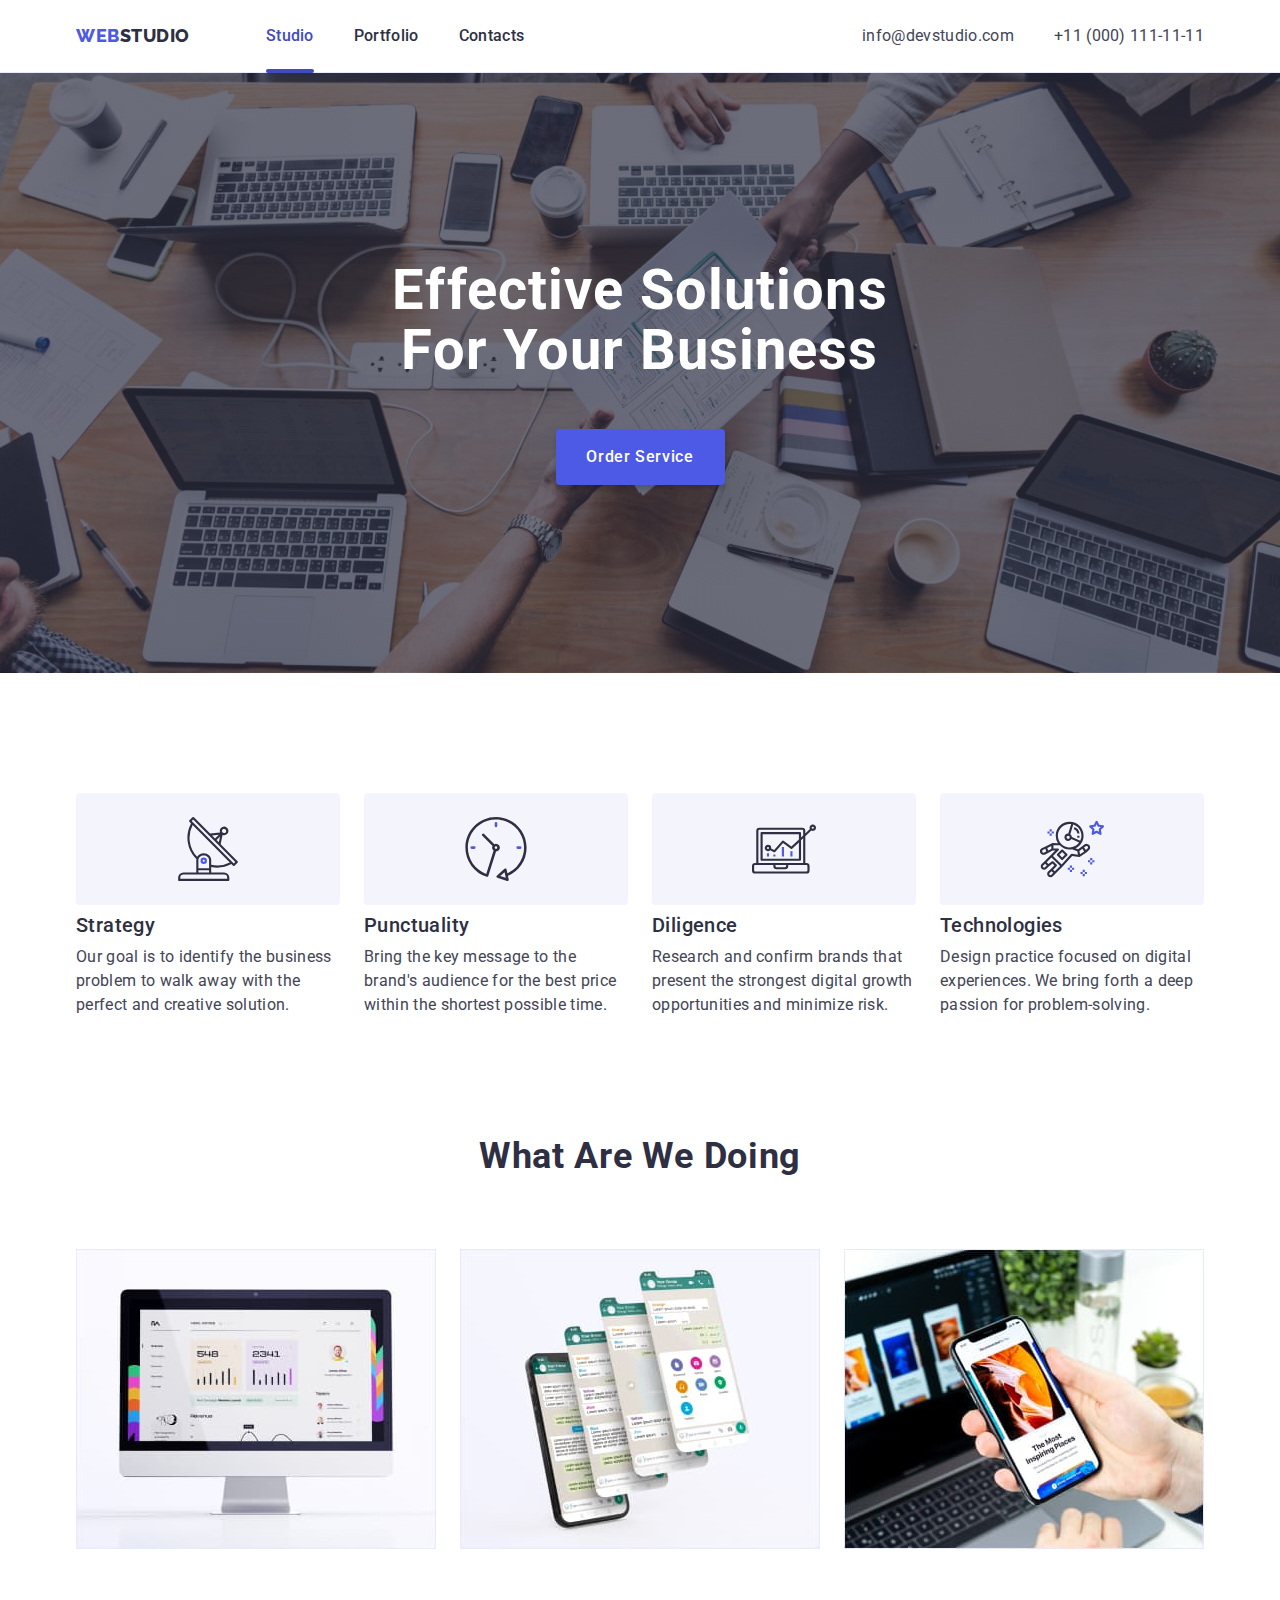
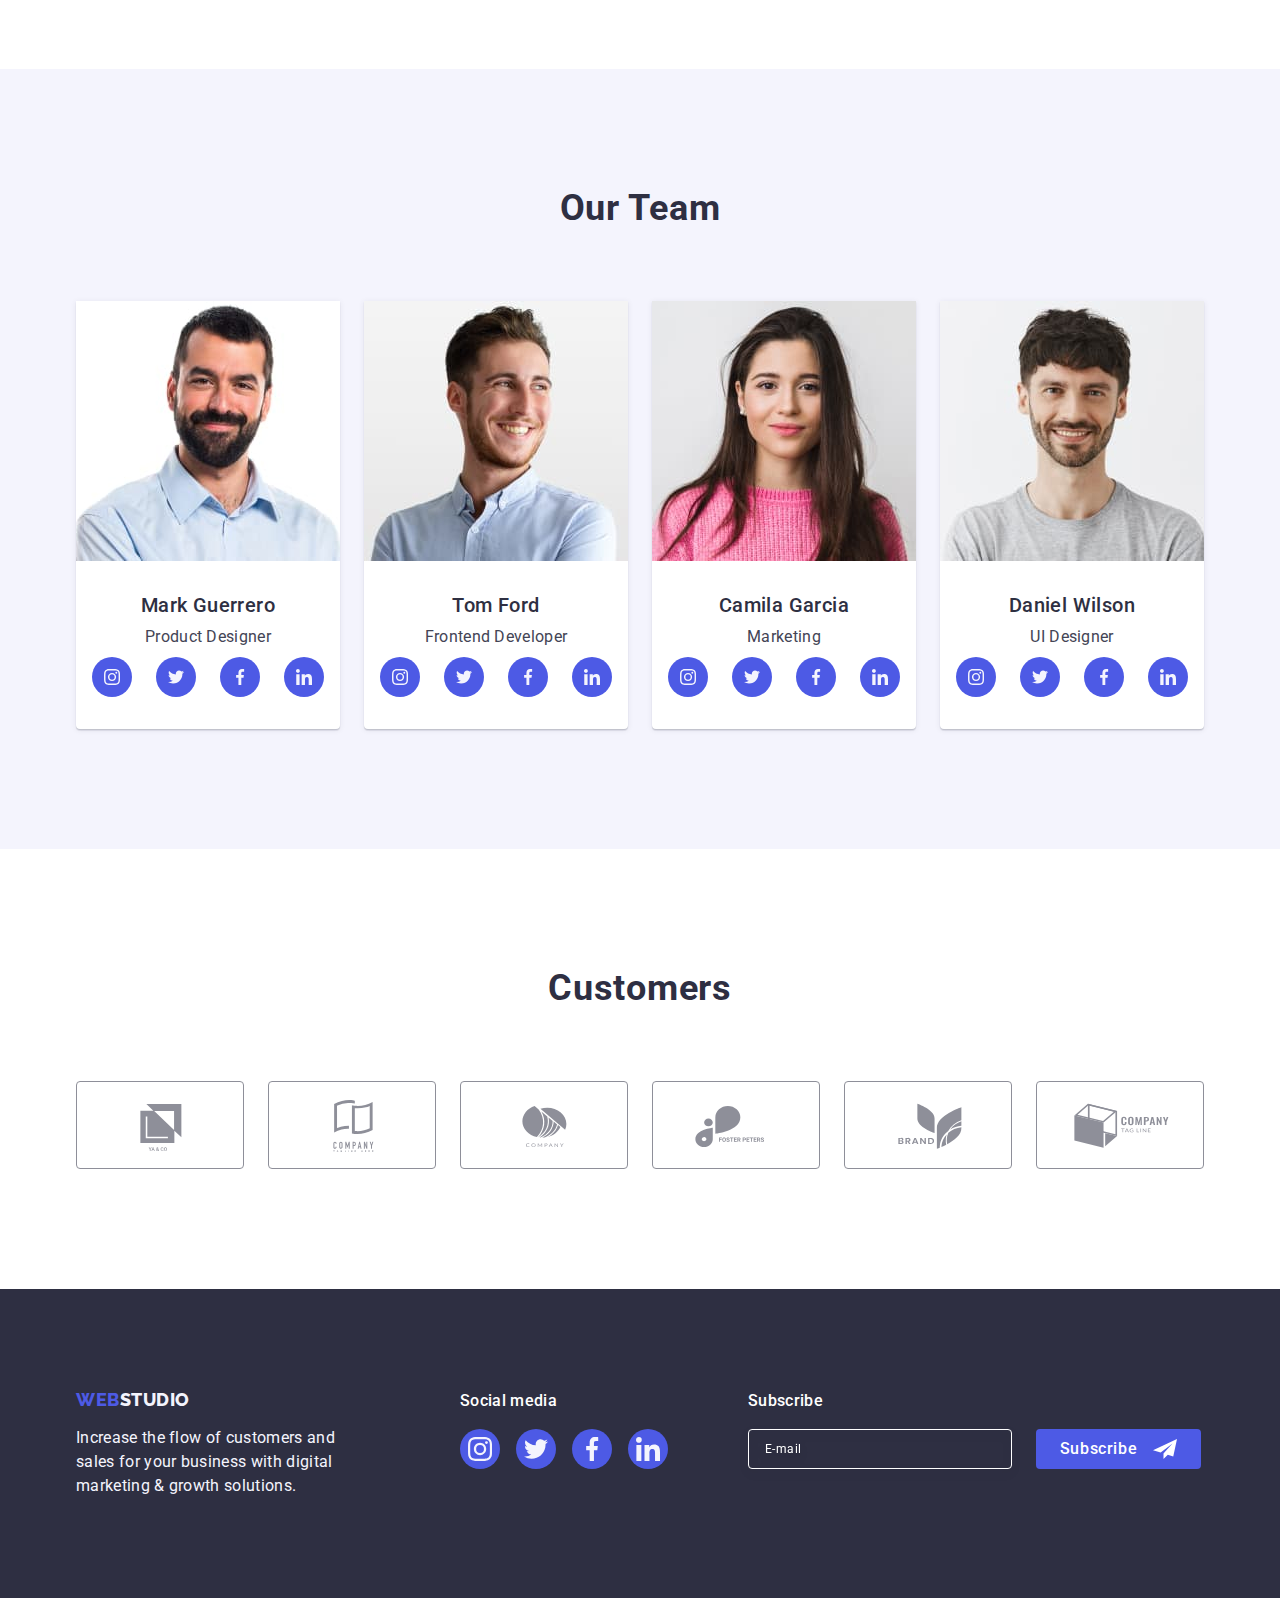
<file: index.html>
<!DOCTYPE html>
<html lang="en">
	<head>
		<meta charset="UTF-8" />
		<meta
			http-equiv="X-UA-Compatible"
			content="IE=edge" />
		<meta
			name="viewport"
			content="width=device-width, initial-scale=1.0" />
		<link
			rel="preconnect"
			href="https://fonts.googleapis.com" />
		<link
			rel="preconnect"
			href="https://fonts.gstatic.com"
			crossorigin />
		<link
			href="https://fonts.googleapis.com/css2?family=Raleway:wght@800&family=Roboto:wght@400;500;700;900&display=swap"
			rel="stylesheet" />
		<link
			rel="stylesheet"
			href="https://cdnjs.cloudflare.com/ajax/libs/modern-normalize/2.0.0/modern-normalize.min.css" />
		<link
			rel="stylesheet"
			href="./css/styles.css" />
		<title>Web Studio</title>
	</head>
	<body>
		<header class="header">
			<div class="container">
				<nav class="nav">
					<a
						href="./index.html"
						class="logo link header__link"
						>Web<span class="logo__end">Studio</span></a
					>
					<ul class="menu list">
						<li>
							<a
								class="link header__link active__link"
								href="./index.html"
								>Studio</a
							>
						</li>
						<li>
							<a
								class="link header__link"
								href="./portfolio.html"
								>Portfolio</a
							>
						</li>
						<li>
							<a
								class="link header__link"
								href=""
								>Contacts</a
							>
						</li>
					</ul>
				</nav>
				<address class="contacts">
					<ul class="list">
						<li>
							<a
								class="link header__link"
								href="mailto:info@devstudio.com"
								>info@devstudio.com</a
							>
						</li>
						<li>
							<a
								class="link header__link"
								href="tel:+110001111111"
								>+11 (000) 111-11-11</a
							>
						</li>
					</ul>
				</address>
			</div>
		</header>
		<main>
			<section class="hero">
				<div class="container">
					<h1 class="title hero__title">
						Effective Solutions for Your Business
					</h1>
					<button
						class="btn hero__btn"
						type="button"
						data-modal-open>
						Order Service
					</button>
				</div>
			</section>
			<section class="section">
				<div class="container">
					<h2 class="visually-hidden">Our benefits</h2>
					<ul class="list cards__list">
						<li class="benefits__item">
							<div class="benefits__wrapper">
								<svg
									width="64"
									height="64">
									<use
										href="./images/icons.svg#icon-antenna"></use>
								</svg>
							</div>
							<h3 class="benefits__title">Strategy</h3>
							<p class="benefits__dscr">
								Our goal is to identify the business problem to
								walk away with the perfect and creative
								solution.
							</p>
						</li>
						<li class="benefits__item">
							<div class="benefits__wrapper">
								<svg
									width="64"
									height="64">
									<use
										href="./images/icons.svg#icon-clock"></use>
								</svg>
							</div>
							<h3 class="benefits__title">Punctuality</h3>
							<p class="benefits__dscr">
								Bring the key message to the brand's audience
								for the best price within the shortest possible
								time.
							</p>
						</li>
						<li class="benefits__item">
							<div class="benefits__wrapper">
								<svg
									width="64"
									height="64">
									<use
										href="./images/icons.svg#icon-diagram"></use>
								</svg>
							</div>
							<h3 class="benefits__title">Diligence</h3>
							<p class="benefits__dscr">
								Research and confirm brands that present the
								strongest digital growth opportunities and
								minimize risk.
							</p>
						</li>
						<li class="benefits__item">
							<div class="benefits__wrapper">
								<svg
									width="64"
									height="64">
									<use
										href="./images/icons.svg#icon-astronaut"></use>
								</svg>
							</div>
							<h3 class="benefits__title">Technologies</h3>
							<p class="benefits__dscr">
								Design practice focused on digital experiences.
								We bring forth a deep passion for
								problem-solving.
							</p>
						</li>
					</ul>
				</div>
			</section>
			<section class="section about">
				<div class="container">
					<h2 class="title">What are we doing</h2>
					<ul class="list cards__list">
						<li class="about__item">
							<img
								src="./images/laptop.jpg"
								alt="laptop"
								width="360" />
						</li>
						<li class="about__item">
							<img
								src="./images/phonescreen.jpg"
								alt="Phone Screen"
								width="360" />
						</li>
						<li class="about__item">
							<img
								src="./images/iphone.jpg"
								alt="iphone in hand"
								width="360" />
						</li>
					</ul>
				</div>
			</section>
			<section class="section team">
				<div class="container">
					<h2 class="title">Our Team</h2>
					<ul class="list cards__list">
						<li class="team__person">
							<img
								src="./images/mark.jpg"
								alt="Mark Guerrero"
								width="264" />
							<div class="card__descr">
								<h3 class="subtitle team__text">
									Mark Guerrero
								</h3>
								<p class="descr team__text">Product Designer</p>
								<ul class="list icons__list team__icons">
									<li class="icons__item">
										<a
											href=""
											class="icons__link link">
											<svg
												class="team__icon"
												width="16"
												height="16">
												<use
													href="./images/icons.svg#icon-instagram"></use>
											</svg>
										</a>
									</li>
									<li class="icons__item">
										<a
											href=""
											class="icons__link link">
											<svg
												class="team__icon"
												width="16"
												height="16">
												<use
													href="./images/icons.svg#icon-twitter"></use>
											</svg>
										</a>
									</li>
									<li class="icons__item">
										<a
											href=""
											class="icons__link link">
											<svg
												class="team__icon"
												width="16"
												height="16">
												<use
													href="./images/icons.svg#icon-facebook"></use>
											</svg>
										</a>
									</li>
									<li class="icons__item">
										<a
											href=""
											class="icons__link link">
											<svg
												class="team__icon"
												width="16"
												height="16">
												<use
													href="./images/icons.svg#icon-linkedin"></use>
											</svg>
										</a>
									</li>
								</ul>
							</div>
						</li>
						<li class="team__person">
							<img
								src="./images/tom.jpg"
								alt="Tom Ford"
								width="264" />
							<div class="card__descr">
								<h3 class="subtitle team__text">Tom Ford</h3>
								<p class="descr team__text">
									Frontend Developer
								</p>
								<ul class="list icons__list team__icons">
									<li class="icons__item">
										<a
											href=""
											class="icons__link link">
											<svg
												class="team__icon"
												width="16"
												height="16">
												<use
													href="./images/icons.svg#icon-instagram"></use>
											</svg>
										</a>
									</li>
									<li class="icons__item">
										<a
											href=""
											class="icons__link link">
											<svg
												class="team__icon"
												width="16"
												height="16">
												<use
													href="./images/icons.svg#icon-twitter"></use>
											</svg>
										</a>
									</li>
									<li class="icons__item">
										<a
											href=""
											class="icons__link link">
											<svg
												class="team__icon"
												width="16"
												height="16">
												<use
													href="./images/icons.svg#icon-facebook"></use>
											</svg>
										</a>
									</li>
									<li class="icons__item">
										<a
											href=""
											class="icons__link link">
											<svg
												class="team__icon"
												width="16"
												height="16">
												<use
													href="./images/icons.svg#icon-linkedin"></use>
											</svg>
										</a>
									</li>
								</ul>
							</div>
						</li>
						<li class="team__person">
							<img
								src="./images/camila.jpg"
								alt="Camila Garcia"
								width="264" />
							<div class="card__descr">
								<h3 class="subtitle team__text">
									Camila Garcia
								</h3>
								<p class="descr team__text">Marketing</p>
								<ul class="list icons__list team__icons">
									<li class="icons__item">
										<a
											href=""
											class="icons__link link">
											<svg
												class="team__icon"
												width="16"
												height="16">
												<use
													href="./images/icons.svg#icon-instagram"></use>
											</svg>
										</a>
									</li>
									<li class="icons__item">
										<a
											href=""
											class="icons__link link">
											<svg
												class="team__icon"
												width="16"
												height="16">
												<use
													href="./images/icons.svg#icon-twitter"></use>
											</svg>
										</a>
									</li>
									<li class="icons__item">
										<a
											href=""
											class="icons__link link">
											<svg
												class="team__icon"
												width="16"
												height="16">
												<use
													href="./images/icons.svg#icon-facebook"></use>
											</svg>
										</a>
									</li>
									<li class="icons__item">
										<a
											href=""
											class="icons__link link">
											<svg
												class="team__icon"
												width="16"
												height="16">
												<use
													href="./images/icons.svg#icon-linkedin"></use>
											</svg>
										</a>
									</li>
								</ul>
							</div>
						</li>
						<li class="team__person">
							<img
								src="./images/daniel.jpg"
								alt="Daniel Wilson"
								width="264" />
							<div class="card__descr">
								<h3 class="subtitle team__text">
									Daniel Wilson
								</h3>
								<p class="descr team__text">UI Designer</p>
								<ul class="list icons__list team__icons">
									<li class="icons__item">
										<a
											href=""
											class="icons__link link">
											<svg
												class="team__icon"
												width="16"
												height="16">
												<use
													href="./images/icons.svg#icon-instagram"></use>
											</svg>
										</a>
									</li>
									<li class="icons__item">
										<a
											href=""
											class="icons__link link">
											<svg
												class="team__icon"
												width="16"
												height="16">
												<use
													href="./images/icons.svg#icon-twitter"></use>
											</svg>
										</a>
									</li>
									<li class="icons__item">
										<a
											href=""
											class="icons__link link">
											<svg
												class="team__icon"
												width="16"
												height="16">
												<use
													href="./images/icons.svg#icon-facebook"></use>
											</svg>
										</a>
									</li>
									<li class="icons__item">
										<a
											href=""
											class="icons__link link">
											<svg
												class="team__icon"
												width="16"
												height="16">
												<use
													href="./images/icons.svg#icon-linkedin"></use>
											</svg>
										</a>
									</li>
								</ul>
							</div>
						</li>
					</ul>
				</div>
			</section>
			<section class="costumers section">
				<div class="container">
					<h2 class="title">Customers</h2>
					<ul class="costumers__list list">
						<li class="costumers__item">
							<a
								href=""
								class="costumers__link link">
								<svg
									class="costumers__icon"
									width="104"
									height="56">
									<use
										href="./images/icons.svg#icon-Logo1"></use>
								</svg>
							</a>
						</li>
						<li class="costumers__item">
							<a
								href=""
								class="costumers__link link"
								><svg
									class="costumers__icon"
									width="104"
									height="56">
									<use
										href="./images/icons.svg#icon-Logo2"></use></svg
							></a>
						</li>
						<li class="costumers__item">
							<a
								href=""
								class="costumers__link link"
								><svg
									class="costumers__icon"
									width="104"
									height="56">
									<use
										href="./images/icons.svg#icon-Logo3"></use></svg
							></a>
						</li>
						<li class="costumers__item">
							<a
								href=""
								class="costumers__link link"
								><svg
									class="costumers__icon"
									width="104"
									height="56">
									<use
										href="./images/icons.svg#icon-Logo4"></use></svg
							></a>
						</li>
						<li class="costumers__item">
							<a
								href=""
								class="costumers__link link"
								><svg
									class="costumers__icon"
									width="104"
									height="56">
									<use
										href="./images/icons.svg#icon-Logo5"></use></svg
							></a>
						</li>
						<li class="costumers__item">
							<a
								href=""
								class="costumers__link link"
								><svg
									class="costumers__icon"
									width="104"
									height="56">
									<use
										href="./images/icons.svg#icon-Logo6"></use></svg
							></a>
						</li>
					</ul>
				</div>
			</section>
		</main>
		<footer class="footer">
			<div class="container">
				<div class="mr-120">
					<a
						href="./index.html"
						class="logo link"
						>Web<span class="logo__footer">Studio</span></a
					>
					<p class="footer__descr">
						Increase the flow of customers and sales for your
						business with digital marketing & growth solutions.
					</p>
				</div>
				<div class="footer__social">
					<p class="footer__title">Social media</p>
					<ul class="list icons__list footer__icons">
						<li class="icons__item">
							<a
								href=""
								class="footer__link link">
								<svg
									width="24"
									height="24"
									class="footer__icon">
									<use
										href="./images/icons.svg#icon-instagram"></use>
								</svg>
							</a>
						</li>
						<li class="icons__item">
							<a
								href=""
								class="footer__link link">
								<svg
									width="24"
									height="24"
									class="footer__icon">
									<use
										href="./images/icons.svg#icon-twitter"></use>
								</svg>
							</a>
						</li>
						<li class="icons__item">
							<a
								href=""
								class="footer__link link">
								<svg
									width="24"
									height="24"
									class="footer__icon">
									<use
										href="./images/icons.svg#icon-facebook"></use>
								</svg>
							</a>
						</li>
						<li class="icons__item">
							<a
								href=""
								class="footer__link link">
								<svg
									width="24"
									height="24"
									class="footer__icon">
									<use
										href="./images/icons.svg#icon-linkedin"></use>
								</svg>
							</a>
						</li>
					</ul>
				</div>
				<div class="footer__form-wrapper">
					<p class="footer__form-title">Subscribe</p>
					<form class="footer__form">
						<label class="footer__label">
							<input
								type="email"
								placeholder="E-mail"
								required
								name="email"
								class="footer__form-input" />
						</label>
						<button
							type="submit"
							class="btn footer__form-btn">
							Subscribe
							<svg
								class="footer__btn-icon"
								width="24"
								height="24">
								<use href="./images/icons.svg#icon-plane"></use>
							</svg>
						</button>
					</form>
				</div>
			</div>
		</footer>
		<div
			class="backdrop is-hidden"
			data-modal>
			<div class="modal">
				<button
					type="button"
					class="btn modal-btn"
					data-modal-close>
					<svg
						width="8"
						height="8">
						<use href="./images/icons.svg#icon-close"></use>
					</svg>
				</button>
				<p class="form__header">
					Leave your contacts and we will call you back
				</p>
				<form class="form">
					<div class="form__wrapper">
						<label
							class="form__label"
							for="user-name"
							>Name</label
						>
						<div class="input__wrapper">
							<input
								required
								name="user-name"
								type="text"
								class="form__input"
								id="user-name" />
							<svg
								width="18"
								height="24"
								class="form__icon">
								<use
									href="./images/icons.svg#icon-person"></use>
							</svg>
						</div>
					</div>
					<div class="form__wrapper">
						<label
							class="form__label"
							for="user-phone"
							>Phone</label
						>
						<div class="input__wrapper">
							<input
								required
								name="user-phone"
								type="tel"
								class="form__input"
								id="user-phone" />
							<svg
								width="18"
								height="24"
								class="form__icon">
								<use href="./images/icons.svg#icon-phone"></use>
							</svg>
						</div>
					</div>
					<div class="form__wrapper">
						<label
							class="form__label"
							for="user-email"
							>Email</label
						>
						<div class="input__wrapper">
							<input
								required
								name="user-email"
								type="email"
								class="form__input"
								id="user-email" />
							<svg
								width="18"
								height="24"
								class="form__icon">
								<use href="./images/icons.svg#icon-email"></use>
							</svg>
						</div>
					</div>
					<div class="textarea__wrapper">
						<label
							class="form__label"
							for="user-comment"
							>Comment</label
						>
						<textarea
							name="user-comment"
							id="user-comment"
							class="form__textarea"
							placeholder="Text input"></textarea>
					</div>
					<div class="checkbox__wrapper">
						<input
							class="input__policy visually-hidden"
							name="user-privacy"
							id="user-privacy"
							type="checkbox"
							value="true" />
						<label
							for="user-privacy"
							class="form__label policy__label">
							<span class="checkbox">
								<svg
									class="check__icon"
									width="10"
									height="8">
									<use
										href="./images/icons.svg#icon-check"></use>
								</svg>
							</span>
							I accept the terms and conditions of the
							<a
								href=""
								class="privacy__link"
								>Privacy Policy</a
							>
						</label>
					</div>
					<button
						type="submit"
						class="btn form__btn">
						Send
					</button>
				</form>
			</div>
		</div>

		<script src="./js/modal.js"></script>
	</body>
</html>
</file>
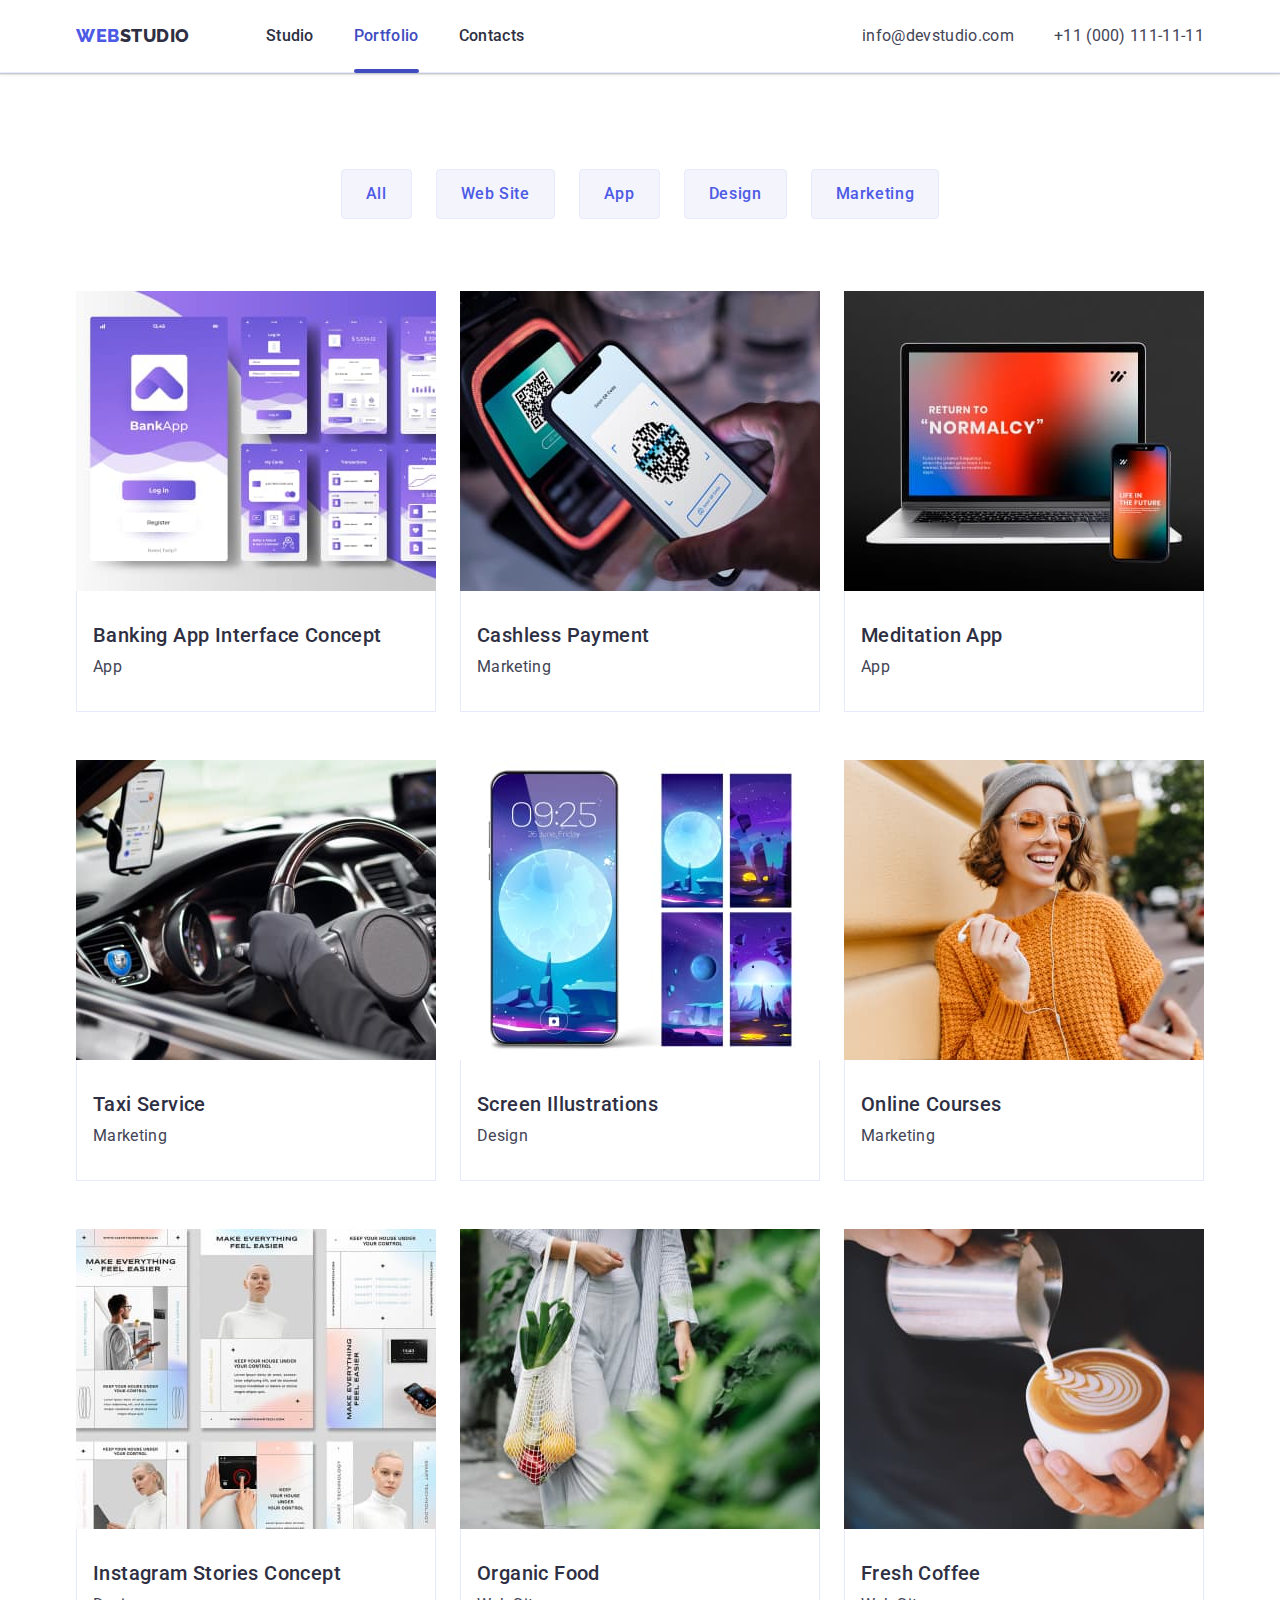
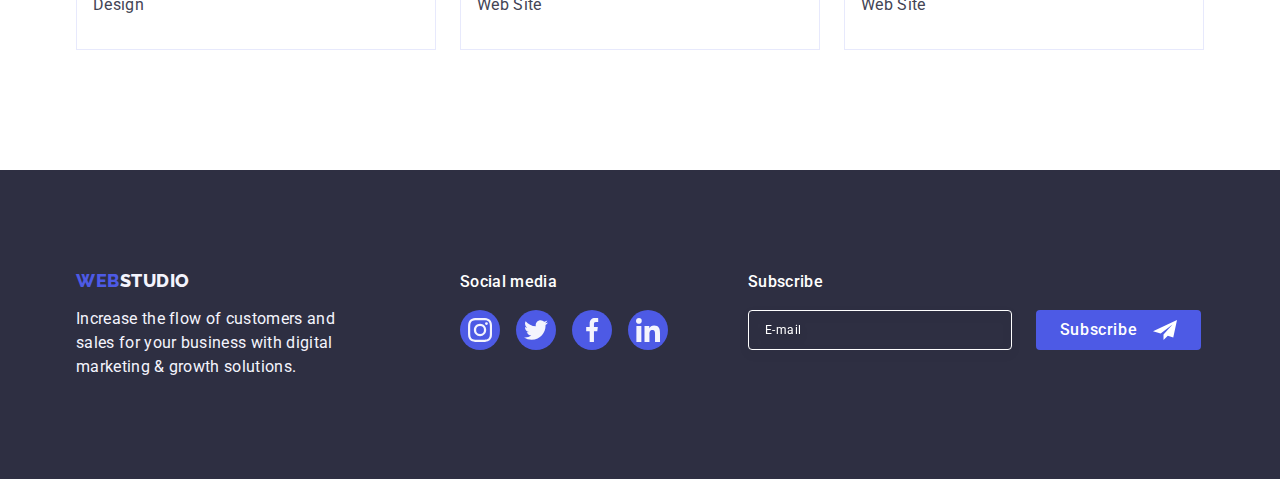
<file: portfolio.html>
<!DOCTYPE html>
<html lang="en">
	<head>
		<meta charset="UTF-8" />
		<meta
			http-equiv="X-UA-Compatible"
			content="IE=edge" />
		<meta
			name="viewport"
			content="width=device-width, initial-scale=1.0" />
		<link
			rel="preconnect"
			href="https://fonts.googleapis.com" />
		<link
			rel="preconnect"
			href="https://fonts.gstatic.com"
			crossorigin />
		<link
			href="https://fonts.googleapis.com/css2?family=Raleway:wght@800&family=Roboto:wght@400;500;700;900&display=swap"
			rel="stylesheet" />
		<link
			rel="stylesheet"
			href="https://cdnjs.cloudflare.com/ajax/libs/modern-normalize/2.0.0/modern-normalize.min.css" />
		<link
			rel="stylesheet"
			href="./css/styles.css" />
		<title>Portfolio</title>
	</head>
	<body>
		<header class="header">
			<div class="container">
				<nav class="nav">
					<a
						href="./index.html"
						class="logo link header__link"
						>Web<span class="logo__end">Studio</span></a
					>
					<ul class="menu list">
						<li>
							<a
								class="link header__link"
								href="./index.html"
								>Studio</a
							>
						</li>
						<li>
							<a
								class="link header__link active__link"
								href="./portfolio.html"
								>Portfolio</a
							>
						</li>
						<li>
							<a
								class="link header__link"
								href=""
								>Contacts</a
							>
						</li>
					</ul>
				</nav>
				<address class="contacts">
					<ul class="list">
						<li>
							<a
								class="link header__link"
								href="mailto:info@devstudio.com"
								>info@devstudio.com</a
							>
						</li>
						<li>
							<a
								class="link header__link"
								href="tel:+110001111111"
								>+11 (000) 111-11-11</a
							>
						</li>
					</ul>
				</address>
			</div>
		</header>
		<main>
			<section class="portfolio">
				<div class="container">
					<h1 class="visually-hidden">Projects</h1>
					<ul class="list portfolio__nav">
						<li>
							<button
								class="btn portfolio__btn"
								type="button">
								All
							</button>
						</li>
						<li>
							<button
								class="btn portfolio__btn"
								type="button">
								Web Site
							</button>
						</li>
						<li>
							<button
								class="btn portfolio__btn"
								type="button">
								App
							</button>
						</li>
						<li>
							<button
								class="btn portfolio__btn"
								type="button">
								Design
							</button>
						</li>
						<li>
							<button
								class="btn portfolio__btn"
								type="button">
								Marketing
							</button>
						</li>
					</ul>
					<ul class="list portfolio__list">
						<li class="portfolio__projects">
							<a
								href=""
								class="link portfolio__link">
								<div class="portfolio__thumb">
									<img
										width="360"
										src="./images/banking.jpg"
										alt="Banking App Logo" />
									<p class="portfolio__overlay">
										14 Stylish and User-Friendly App Design
										Concepts · Task Manager App · Calorie
										Tracker App · Exotic Fruit Ecommerce App
										· Cloud Storage App
									</p>
								</div>
								<div class="portfolio__descr">
									<h2 class="subtitle">
										Banking App Interface Concept
									</h2>
									<p class="descr">App</p>
								</div>
							</a>
						</li>
						<li class="portfolio__projects">
							<a
								href=""
								class="link portfolio__link">
								<div class="portfolio__thumb">
									<img
										width="360"
										src="./images/cashless.jpg"
										alt="Cashless Payment Logo" />
									<p class="portfolio__overlay">
										14 Stylish and User-Friendly App Design
										Concepts · Task Manager App · Calorie
										Tracker App · Exotic Fruit Ecommerce App
										· Cloud Storage App
									</p>
								</div>
								<div class="portfolio__descr">
									<h2 class="subtitle">Cashless Payment</h2>
									<p class="descr">Marketing</p>
								</div>
							</a>
						</li>
						<li class="portfolio__projects">
							<a
								href=""
								class="link portfolio__link">
								<div class="portfolio__thumb">
									<img
										width="360"
										src="./images/meditation.jpg"
										alt="Meditation App Logo" />
									<p class="portfolio__overlay">
										14 Stylish and User-Friendly App Design
										Concepts · Task Manager App · Calorie
										Tracker App · Exotic Fruit Ecommerce App
										· Cloud Storage App
									</p>
								</div>
								<div class="portfolio__descr">
									<h2 class="subtitle">Meditation App</h2>
									<p class="descr">App</p>
								</div>
							</a>
						</li>
						<li class="portfolio__projects">
							<a
								href=""
								class="link portfolio__link">
								<div class="portfolio__thumb">
									<img
										width="360"
										src="./images/taxi.jpg"
										alt="Taxi Service Logo" />
									<p class="portfolio__overlay">
										14 Stylish and User-Friendly App Design
										Concepts · Task Manager App · Calorie
										Tracker App · Exotic Fruit Ecommerce App
										· Cloud Storage App
									</p>
								</div>
								<div class="portfolio__descr">
									<h2 class="subtitle">Taxi Service</h2>
									<p class="descr">Marketing</p>
								</div>
							</a>
						</li>
						<li class="portfolio__projects">
							<a
								href=""
								class="link portfolio__link">
								<div class="portfolio__thumb">
									<img
										width="360"
										src="./images/screen.jpg"
										alt="Screen Illustrations Logo" />
									<p class="portfolio__overlay">
										14 Stylish and User-Friendly App Design
										Concepts · Task Manager App · Calorie
										Tracker App · Exotic Fruit Ecommerce App
										· Cloud Storage App
									</p>
								</div>
								<div class="portfolio__descr">
									<h2 class="subtitle">
										Screen Illustrations
									</h2>
									<p class="descr">Design</p>
								</div>
							</a>
						</li>
						<li class="portfolio__projects">
							<a
								href=""
								class="link portfolio__link">
								<div class="portfolio__thumb">
									<img
										width="360"
										src="./images/online.jpg"
										alt="Online Courses Logo" />
									<p class="portfolio__overlay">
										14 Stylish and User-Friendly App Design
										Concepts · Task Manager App · Calorie
										Tracker App · Exotic Fruit Ecommerce App
										· Cloud Storage App
									</p>
								</div>
								<div class="portfolio__descr">
									<h2 class="subtitle">Online Courses</h2>
									<p class="descr">Marketing</p>
								</div>
							</a>
						</li>
						<li class="portfolio__projects">
							<a
								href=""
								class="link portfolio__link">
								<div class="portfolio__thumb">
									<img
										width="360"
										src="./images/instagram.jpg"
										alt="Instagram Stories Concept" />
									<p class="portfolio__overlay">
										14 Stylish and User-Friendly App Design
										Concepts · Task Manager App · Calorie
										Tracker App · Exotic Fruit Ecommerce App
										· Cloud Storage App
									</p>
								</div>
								<div class="portfolio__descr">
									<h2 class="subtitle">
										Instagram Stories Concept
									</h2>
									<p class="descr">Design</p>
								</div>
							</a>
						</li>
						<li class="portfolio__projects">
							<a
								href=""
								class="link portfolio__link">
								<div class="portfolio__thumb">
									<img
										width="360"
										src="./images/food.jpg"
										alt="Organic Food Logo" />
									<p class="portfolio__overlay">
										14 Stylish and User-Friendly App Design
										Concepts · Task Manager App · Calorie
										Tracker App · Exotic Fruit Ecommerce App
										· Cloud Storage App
									</p>
								</div>
								<div class="portfolio__descr">
									<h2 class="subtitle">Organic Food</h2>
									<p class="descr">Web Site</p>
								</div>
							</a>
						</li>
						<li class="portfolio__projects">
							<a
								href=""
								class="link portfolio__link">
								<div class="portfolio__thumb">
									<img
										width="360"
										src="./images/coffee.jpg"
										alt="Fresh Coffee Logo" />
									<p class="portfolio__overlay">
										14 Stylish and User-Friendly App Design
										Concepts · Task Manager App · Calorie
										Tracker App · Exotic Fruit Ecommerce App
										· Cloud Storage App
									</p>
								</div>
								<div class="portfolio__descr">
									<h2 class="subtitle">Fresh Coffee</h2>
									<p class="descr">Web Site</p>
								</div>
							</a>
						</li>
					</ul>
				</div>
			</section>
		</main>
		<footer class="footer">
			<div class="container">
				<div class="mr-120">
					<a
						href="./index.html"
						class="logo link"
						>Web<span class="logo__footer">Studio</span></a
					>
					<p class="footer__descr">
						Increase the flow of customers and sales for your
						business with digital marketing & growth solutions.
					</p>
				</div>
				<div class="footer__social">
					<p class="footer__title">Social media</p>
					<ul class="list icons__list footer__icons">
						<li class="icons__item">
							<a
								href=""
								class="footer__link link">
								<svg
									width="24"
									height="24"
									class="footer__icon">
									<use
										href="./images/icons.svg#icon-instagram"></use>
								</svg>
							</a>
						</li>
						<li class="icons__item">
							<a
								href=""
								class="footer__link link">
								<svg
									width="24"
									height="24"
									class="footer__icon">
									<use
										href="./images/icons.svg#icon-twitter"></use>
								</svg>
							</a>
						</li>
						<li class="icons__item">
							<a
								href=""
								class="footer__link link">
								<svg
									width="24"
									height="24"
									class="footer__icon">
									<use
										href="./images/icons.svg#icon-facebook"></use>
								</svg>
							</a>
						</li>
						<li class="icons__item">
							<a
								href=""
								class="footer__link link">
								<svg
									width="24"
									height="24"
									class="footer__icon">
									<use
										href="./images/icons.svg#icon-linkedin"></use>
								</svg>
							</a>
						</li>
					</ul>
				</div>
				<div class="footer__form-wrapper">
					<p class="footer__form-title">Subscribe</p>
					<form class="footer__form">
						<label class="footer__label">
							<input
								type="email"
								placeholder="E-mail"
								required
								name="email"
								class="footer__form-input" />
						</label>
						<button
							type="submit"
							class="btn footer__form-btn">
							Subscribe
							<svg
								class="footer__btn-icon"
								width="24"
								height="24">
								<use href="./images/icons.svg#icon-plane"></use>
							</svg>
						</button>
					</form>
				</div>
			</div>
		</footer>
	</body>
</html>
</file>
<file: css/styles.css>
/** ------- Variables ------------ */

:root {
	--color-accent: #4d5ae5;
	--accent-dark: #2e2f42;
	--color-text: #434455;
	--main-font: "Roboto", sans-serif;
	--header-font: "Raleway", sans-serif;
	--color-hover: #404bbf;
	--light-gray: #f4f4fd;
	--light-accent: #e7e9fc;
	--default-white: #ffffff;
	--light-slate: #8e8f99;
	--green-hover: #31d0aa;
	--animation-func: cubic-bezier(0.4, 0, 0.2, 1);
	--backdrop-bg: rgba(46, 47, 66, 0.4);
	--modal-bg: #fcfcfc;
}

/** --------- Default styles -------- */

body {
	font-family: var(--main-font);
	color: var(--color-text);
	background-color: var(--default-white);
}

p,
h1,
h2,
h3,
h4,
h5,
h6,
ul,
li {
	margin: 0;
	padding: 0;
}

img {
	display: block;
	max-width: 100%;
}

/** ------ Technical classes ------ */

.visually-hidden {
	position: absolute;
	width: 1px;
	height: 1px;
	margin: -1px;
	border: 0;
	padding: 0;
	white-space: nowrap;
	clip-path: inset(100%);
	clip: rect(0 0 0 0);
	overflow: hidden;
}

.container {
	max-width: 1158px;
	padding: 0 15px;
	margin: 0 auto;
}

.section {
	padding: 120px 0;
}

.list {
	list-style: none;
}

.btn {
	border-radius: 4px;
	border: none;
	cursor: pointer;
	font-family: inherit;
	font-weight: 500;
	transition: background-color 250ms var(--animation-func);
}

.btn:hover,
.btn:focus {
	background-color: var(--color-hover);
}

.link {
	color: var(--accent-dark);
	text-decoration: none;
	transition: color 250ms var(--animation-func);
	position: relative;
}
.link:hover,
.link:focus {
	color: var(--color-hover);
}

.title {
	text-align: center;
	color: var(--accent-dark);
	text-transform: capitalize;
	font-size: 36px;
	line-height: 1.11;
	letter-spacing: 0.02em;
	margin-bottom: 72px;
}

.subtitle {
	font-weight: 500;
	font-size: 20px;
	line-height: 1.2;
	letter-spacing: 0.02em;
	color: var(--accent-dark);
	margin-bottom: 8px;
}

.descr {
	font-size: 16px;
	line-height: 1.5;
	letter-spacing: 0.02em;
	color: var(--color-text);
}

.active__link {
	color: var(--color-hover);
}

.active__link::after {
	content: "";
	display: block;
	height: 4px;
	width: 100%;
	background-color: var(--color-hover);
	border-radius: 2px;
	position: absolute;
	bottom: -1px;
}

/** --------- Icons ----------  */
.icons__list {
	display: flex;
	justify-content: center;
	align-items: center;
	gap: 24px;
}

.icons__item {
	width: 40px;
	height: 40px;
}

.icons__link {
	width: 100%;
	height: 100%;
	display: flex;
	justify-content: center;
	align-items: center;
	border-radius: 50%;
	background-color: var(--color-accent);
	transition: background-color 250ms var(--animation-func);
}

.icons__link:hover,
.icons__link:focus {
	background-color: var(--color-hover);
}

/*! -------- Header --------- */

.header {
	border-bottom: 1px solid var(--light-accent);
	box-shadow: 0px 2px 1px rgba(46, 47, 66, 0.08),
		0px 1px 1px rgba(46, 47, 66, 0.16), 0px 1px 6px rgba(46, 47, 66, 0.08);
}

.header__link {
	padding: 24px 0;
}

.header > .container {
	display: flex;
	align-items: center;
}

.logo {
	font-family: var(--header-font);
	font-weight: 800;
	font-size: 18px;
	line-height: 1.17;
	letter-spacing: 0.03em;
	text-transform: uppercase;
	color: var(--color-accent);
	display: block;
	margin-right: 76px;
}

.logo__end {
	color: var(--accent-dark);
}

.nav {
	display: flex;
	align-items: center;
}

.menu {
	display: flex;
	gap: 40px;
}

.menu a {
	font-weight: 500;
	font-size: 16px;
	line-height: 1.5;
	letter-spacing: 0.02em;
	display: block;
}

.contacts {
	font-style: normal;
	margin-left: auto;
}

.contacts ul {
	display: flex;
	gap: 40px;
}

.contacts a {
	color: inherit;
	font-size: 16px;
	line-height: 1.5;
	letter-spacing: 0.02em;
	text-decoration: none;
	display: block;
}

/*! ------ Hero -------- */

.hero {
	background-color: var(--accent-dark);
	background-image: linear-gradient(
			rgba(46, 47, 66, 0.7),
			rgba(46, 47, 66, 0.7)
		),
		url(../images/hero-bg.jpg);
	background-position: center;
	background-repeat: no-repeat;
	background-size: cover;
	max-width: 1440px;
	margin: 0 auto;
	padding: 188px 0;
}

.hero__title {
	font-size: 56px;
	line-height: 1.07;
	letter-spacing: 0.02em;
	color: var(--default-white);
	margin: 0 auto;
	max-width: 496px;
}

.hero__btn {
	font-family: inherit;
	font-size: 16px;
	line-height: 1.5;
	letter-spacing: 0.04em;
	color: var(--default-white);
	background: var(--color-accent);
	box-shadow: 0px 4px 4px rgba(0, 0, 0, 0.15);
	min-width: 169px;
	height: 56px;
	margin: 48px auto 0 auto;
	display: block;
}

.cards__list {
	display: flex;
	gap: 24px;
}

/*!----------- Benefits ----------  */
.benefits__item {
	flex-basis: calc((100% - 24px) / 4);
}

.benefits__wrapper {
	width: 264px;
	height: 112px;
	background-color: var(--light-gray);
	display: flex;
	justify-content: center;
	align-items: center;
	margin-bottom: 8px;
	border-radius: 4px;
}

.benefits__title {
	font-weight: 500;
	font-size: 20px;
	line-height: 1.2;
	letter-spacing: 0.02em;
	color: var(--accent-dark);
	margin-bottom: 8px;
}

.benefits__dscr {
	font-size: 16px;
	line-height: 1.5;
	letter-spacing: 0.02em;
	color: var(--color-text);
}

/*! -------- About --------- */

.about {
	padding-top: 0;
}

.about__item {
	flex-basis: calc((100% - 24px) / 3);
}

/*! ----------- Team ---------- */

.team {
	background: var(--light-gray);
}

.card__descr {
	padding: 32px 16px;
}

.team__text {
	text-align: center;
	margin-bottom: 8px;
}

.team__person {
	background: var(--default-white);
	box-shadow: 0px 1px 6px rgba(46, 47, 66, 0.08),
		0px 1px 1px rgba(46, 47, 66, 0.16), 0px 2px 1px rgba(46, 47, 66, 0.08);
	border-radius: 0px 0px 4px 4px;
	flex-basis: calc((100% - 24px) / 4);
}

.team__icon {
	fill: var(--light-gray);
}

/*! ---------- Costumers ------  */

.costumers__list {
	display: flex;
	justify-content: center;
	align-items: center;
	gap: 24px;
}

.costumers__item {
	width: 168px;
	height: 88px;
}

.costumers__link {
	width: 100%;
	height: 100%;
	display: flex;
	align-items: center;
	justify-content: center;
	border: 1px solid var(--light-slate);
	border-radius: 4px;
	color: var(--light-slate);
	transition: color 250ms var(--animation-func),
		border-color 250ms var(--animation-func);
}

.costumers__icon {
	fill: currentColor;
}

.costumers__link:hover,
.costumers__link:focus {
	color: var(--color-hover);
	border-color: var(--color-hover);
}

/*! --------- Footer ---------  */

.footer {
	background: var(--accent-dark);
	padding: 100px 0;
}

.footer > .container {
	display: flex;
	align-items: baseline;
}

.footer__social {
	margin-right: 80px;
}

.mr-120 {
	margin-right: 120px;
}

.footer .logo {
	display: inline-block;
	margin-bottom: 16px;
	padding: 0;
	margin-right: 0;
}

.logo__footer {
	color: var(--light-gray);
}

.footer__descr {
	font-size: 16px;
	line-height: 1.5;
	letter-spacing: 0.02em;
	color: var(--light-gray);
	width: 264px;
}

.footer__title {
	color: var(--default-white);
	font-weight: 500;
	font-size: 16px;
	line-height: 1.5;
	letter-spacing: 0.02em;
	margin-bottom: 16px;
}

.footer__icon {
	fill: var(--light-gray);
}

.footer__icons {
	gap: 16px;
}

.footer__link {
	width: 100%;
	height: 100%;
	display: flex;
	justify-content: center;
	align-items: center;
	border-radius: 50%;
	background-color: var(--color-accent);
	transition: background-color 250ms var(--animation-func);
}

.footer__link:hover,
.footer__link:focus {
	background-color: var(--green-hover);
}

.footer__form {
	display: flex;
	gap: 24px;
}

.footer__form-title {
	font-weight: 500;
	font-size: 16px;
	line-height: 1.5;
	letter-spacing: 0.02em;
	color: var(--default-white);
	margin-bottom: 16px;
}

.footer__form-input {
	width: 264px;
	height: 40px;
	border: 1px solid var(--default-white);
	background: transparent;
	font-size: 12px;
	line-height: 1.5;
	letter-spacing: 0.04em;
	padding-left: 16px;
	filter: drop-shadow(0px 4px 4px rgba(0, 0, 0, 0.15));
	border-radius: 4px;
	color: var(--default-white);
}

.footer__form-input::placeholder {
	color: var(--default-white);
}

.footer__form-btn {
	min-width: 165px;
	height: 40px;
	display: flex;
	justify-content: center;
	align-items: center;
	font-size: 16px;
	line-height: 1.5;
	letter-spacing: 0.04em;
	color: var(--default-white);
	background-color: var(--color-accent);
}

.footer__btn-icon {
	margin-left: 16px;
	fill: currentColor;
}

/*? ---------- Portfolio page ---------  */

.portfolio {
	padding: 96px 0 120px;
}

.portfolio__nav {
	display: flex;
	justify-content: center;
	gap: 24px;
	margin-bottom: 72px;
}

.portfolio__btn {
	background: var(--light-gray);
	border: 1px solid var(--light-accent);
	font-size: 16px;
	line-height: 1.5;
	letter-spacing: 0.04em;
	color: var(--color-accent);
	padding: 12px 24px;
	transition: color 250ms var(--animation-func),
		border-color 250ms var(--animation-func),
		box-shadow 250ms var(--animation-func),
		background-color 250ms var(--animation-func);
}

.portfolio__btn:hover,
.portfolio__btn:focus {
	color: var(--default-white);
	border-color: transparent;
	box-shadow: 0px 3px 1px rgba(0, 0, 0, 0.1), 0px 2px 1px rgba(0, 0, 0, 0.08),
		0px 2px 2px rgba(0, 0, 0, 0.12);
}

.portfolio__list {
	display: flex;
	flex-wrap: wrap;
	column-gap: 24px;
	justify-content: center;
	row-gap: 48px;
}

.portfolio__projects {
	flex-basis: calc((100% - 48px) / 3);
}

.portfolio__link {
	display: block;
	transition: box-shadow 250ms var(--animation-func);
}

.portfolio__link:hover,
.portfolio__link:focus {
	box-shadow: 0px 1px 6px rgba(46, 47, 66, 0.08),
		0px 1px 1px rgba(46, 47, 66, 0.16), 0px 2px 1px rgba(46, 47, 66, 0.08);
}

.portfolio__link:hover .portfolio__overlay,
.portfolio__link:focus .portfolio__overlay {
	transform: translate(0);
}

.portfolio__descr {
	padding: 32px 16px;
	border: 1px solid var(--light-accent);
	border-top: none;
}

.portfolio__thumb {
	position: relative;
	overflow: hidden;
}

.portfolio__overlay {
	position: absolute;
	top: 0;
	left: 0;
	background-color: var(--color-accent);
	width: 100%;
	height: 100%;
	font-size: 16px;
	line-height: 1.5;
	letter-spacing: 0.02em;
	color: var(--light-gray);
	padding: 40px 32px;
	transform: translateY(100%);
	transition: transform 250ms var(--animation-func);
}

/** -------------- Modal ------------ */

.modal {
	width: 408px;
	min-height: 584px;
	padding: 72px 24px 24px;
	background-color: var(--modal-bg);
	box-shadow: 0px 1px 1px rgba(0, 0, 0, 0.14), 0px 1px 3px rgba(0, 0, 0, 0.12),
		0px 2px 1px rgba(0, 0, 0, 0.2);
	border-radius: 4px;
	position: absolute;
	top: 50%;
	left: 50%;
	transform: translate(-50%, -50%);
	transition: transform 250ms var(--animation-func);
}

.backdrop {
	width: 100%;
	height: 100%;
	top: 0;
	position: fixed;
	background: var(--backdrop-bg);
	transition: opacity 250ms var(--animation-func),
		visibility 250ms var(--animation-func);
}

.modal-btn {
	width: 24px;
	height: 24px;
	padding: 0;
	border: 1px solid rgba(0, 0, 0, 0.1);
	background-color: var(--light-accent);
	border-radius: 50%;
	display: flex;
	justify-content: center;
	align-items: center;
	position: absolute;
	top: 24px;
	right: 24px;
	color: var(--accent-dark);
	fill: currentColor;
	transition: background-color 250ms var(--animation-func),
		border 250ms var(--animation-func);
}

.modal-btn > svg {
	transition: fill 250ms var(--animation-func);
}

.modal-btn:hover,
.modal-btn:focus {
	color: var(--default-white);
	border: none;
}

.is-hidden {
	opacity: 0;
	visibility: hidden;
	pointer-events: none;
}

.backdrop.is-hidden .modal {
	transform: translate(-50%, -50%) scaleY(3);
}

.form__header {
	font-weight: 500;
	font-size: 16px;
	line-height: 1.5;
	text-align: center;
	letter-spacing: 0.02em;
	color: var(--accent-dark);
	margin-bottom: 16px;
}

.form__label {
	font-size: 12px;
	line-height: 1.17;
	letter-spacing: 0.04em;
	color: var(--light-slate);
	display: block;
	margin-bottom: 4px;
	cursor: pointer;
}

.form__wrapper {
	margin-bottom: 8px;
}

.input__wrapper {
	position: relative;
}

.form__input {
	width: 100%;
	height: 40px;
	outline: transparent;
	border: 1px solid rgba(46, 47, 66, 0.4);
	border-radius: 4px;
	padding-left: 38px;
	transition: border-color 250ms var(--animation-func);
	cursor: pointer;
	background-color: transparent;
}

.form__icon {
	position: absolute;
	top: 50%;
	transform: translateY(-50%);
	left: 16px;
	fill: var(--accent-dark);
	transition: fill 250ms var(--animation-func);
}

.form__input:focus,
.form__textarea:focus {
	border-color: var(--color-accent);
}

.form__input:focus + .form__icon {
	fill: var(--color-accent);
}

.textarea__wrapper {
	margin-bottom: 16px;
}

.form__textarea {
	width: 100%;
	height: 120px;
	resize: none;
	border: 1px solid rgba(46, 47, 66, 0.4);
	border-radius: 4px;
	outline: transparent;
	transition: border-color 250ms var(--animation-func);
	padding: 8px 16px;
	cursor: pointer;
	font-size: 12px;
	line-height: 1.17;
	letter-spacing: 0.04em;
	color: rgba(46, 47, 66, 0.4);
	background-color: transparent;
}

.form__textarea::placeholder {
	font-size: 12px;
	line-height: 1.17;
	letter-spacing: 0.04em;
	color: rgba(46, 47, 66, 0.4);
}

.checkbox__wrapper {
	margin-bottom: 24px;
}

.policy__label {
	margin: 0;
}

.privacy__link {
	color: var(--color-accent);
}

.checkbox {
	width: 16px;
	height: 16px;
	border: 1px solid rgba(46, 47, 66, 0.4);
	border-radius: 2px;
	display: inline-flex;
	margin-right: 8px;
	outline: transparent;
	transition: background-color 250ms cubic-bezier(0.4, 0, 0.2, 1),
		border 250ms cubic-bezier(0.4, 0, 0.2, 1),
		fill 250ms cubic-bezier(0.4, 0, 0.2, 1);
	justify-content: center;
	align-items: center;
	fill: transparent;
}

.input__policy:focus + .policy__label .checkbox {
	border-color: var(--color-accent);
}

.input__policy:checked + .policy__label .checkbox {
	background-color: var(--color-hover);
	fill: var(--light-gray);
	border: none;
}

.form__btn {
	display: block;
	margin: 0 auto;
	background-color: var(--color-accent);
	min-width: 169px;
	height: 56px;
	box-shadow: 0px 4px 4px rgba(0, 0, 0, 0.15);
	border-radius: 4px;
	color: var(--default-white);
	line-height: 1.5;
	letter-spacing: 0.04em;
}
</file>
